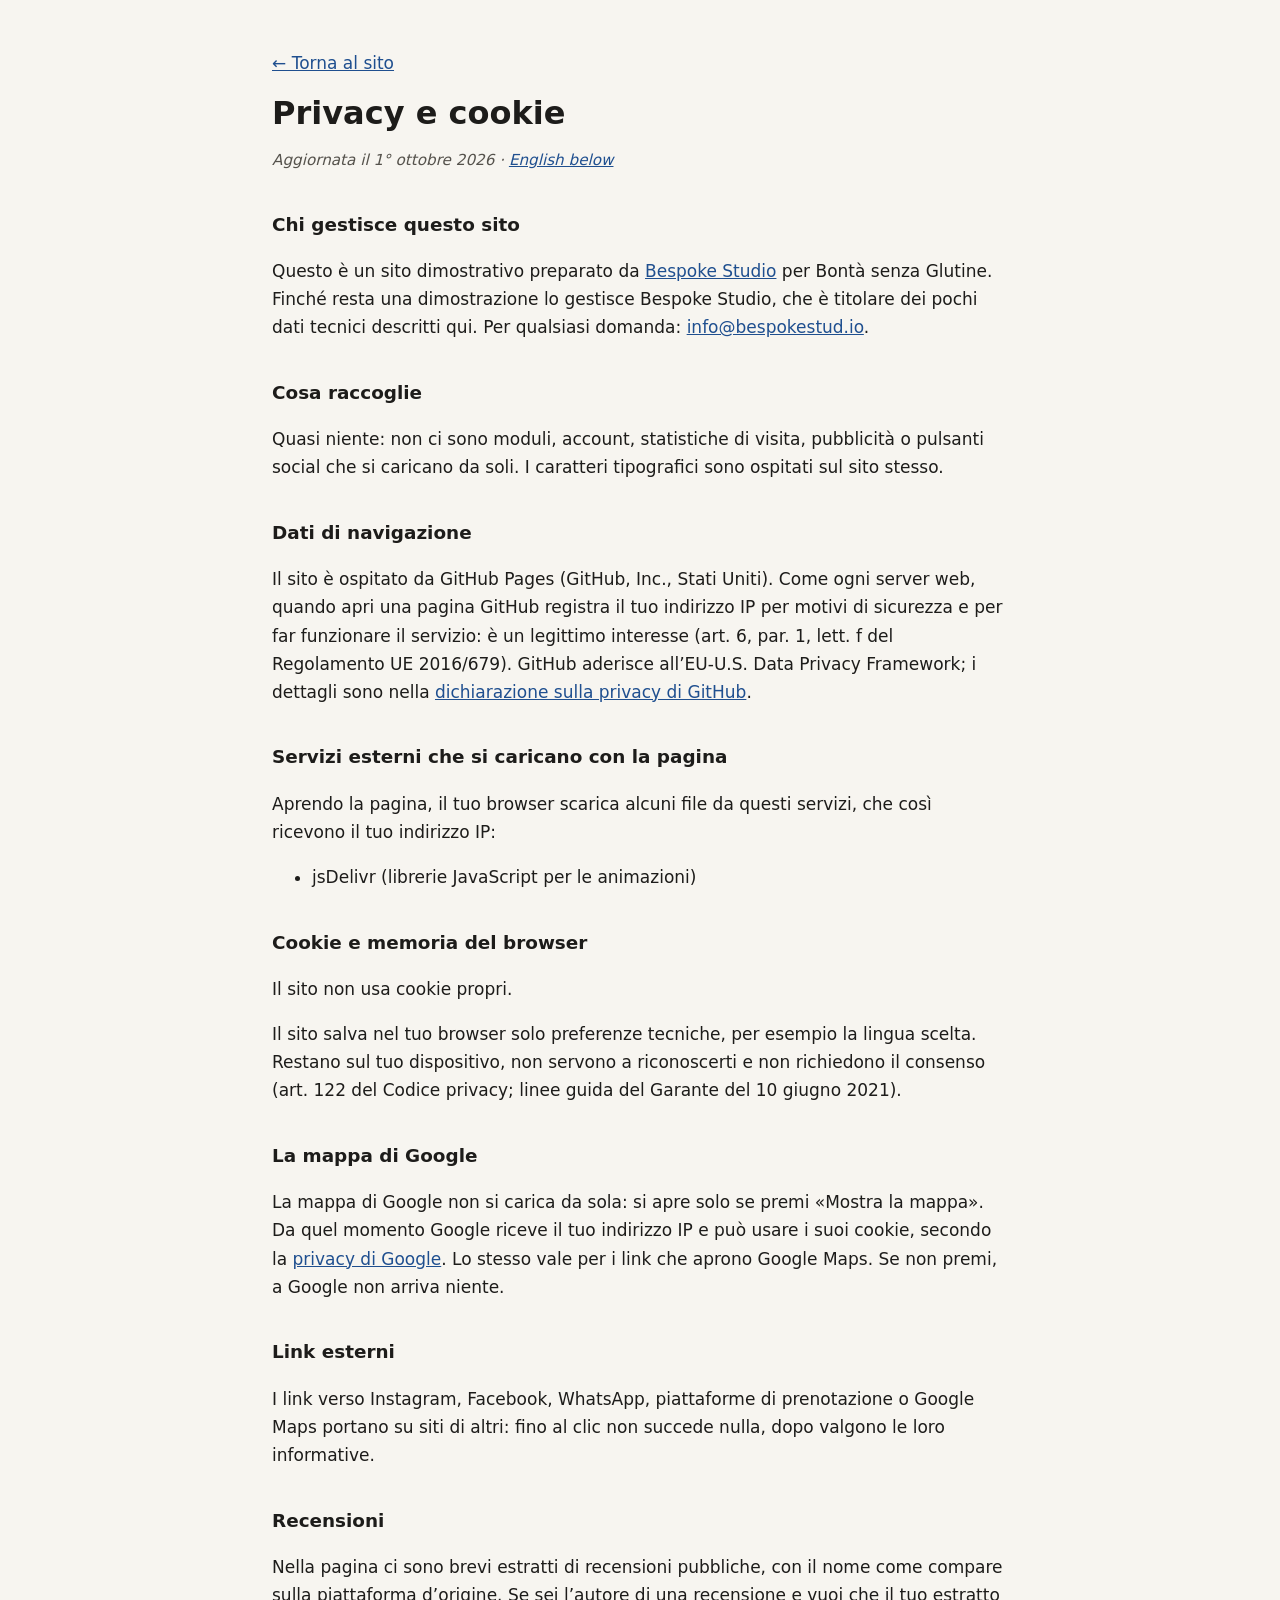
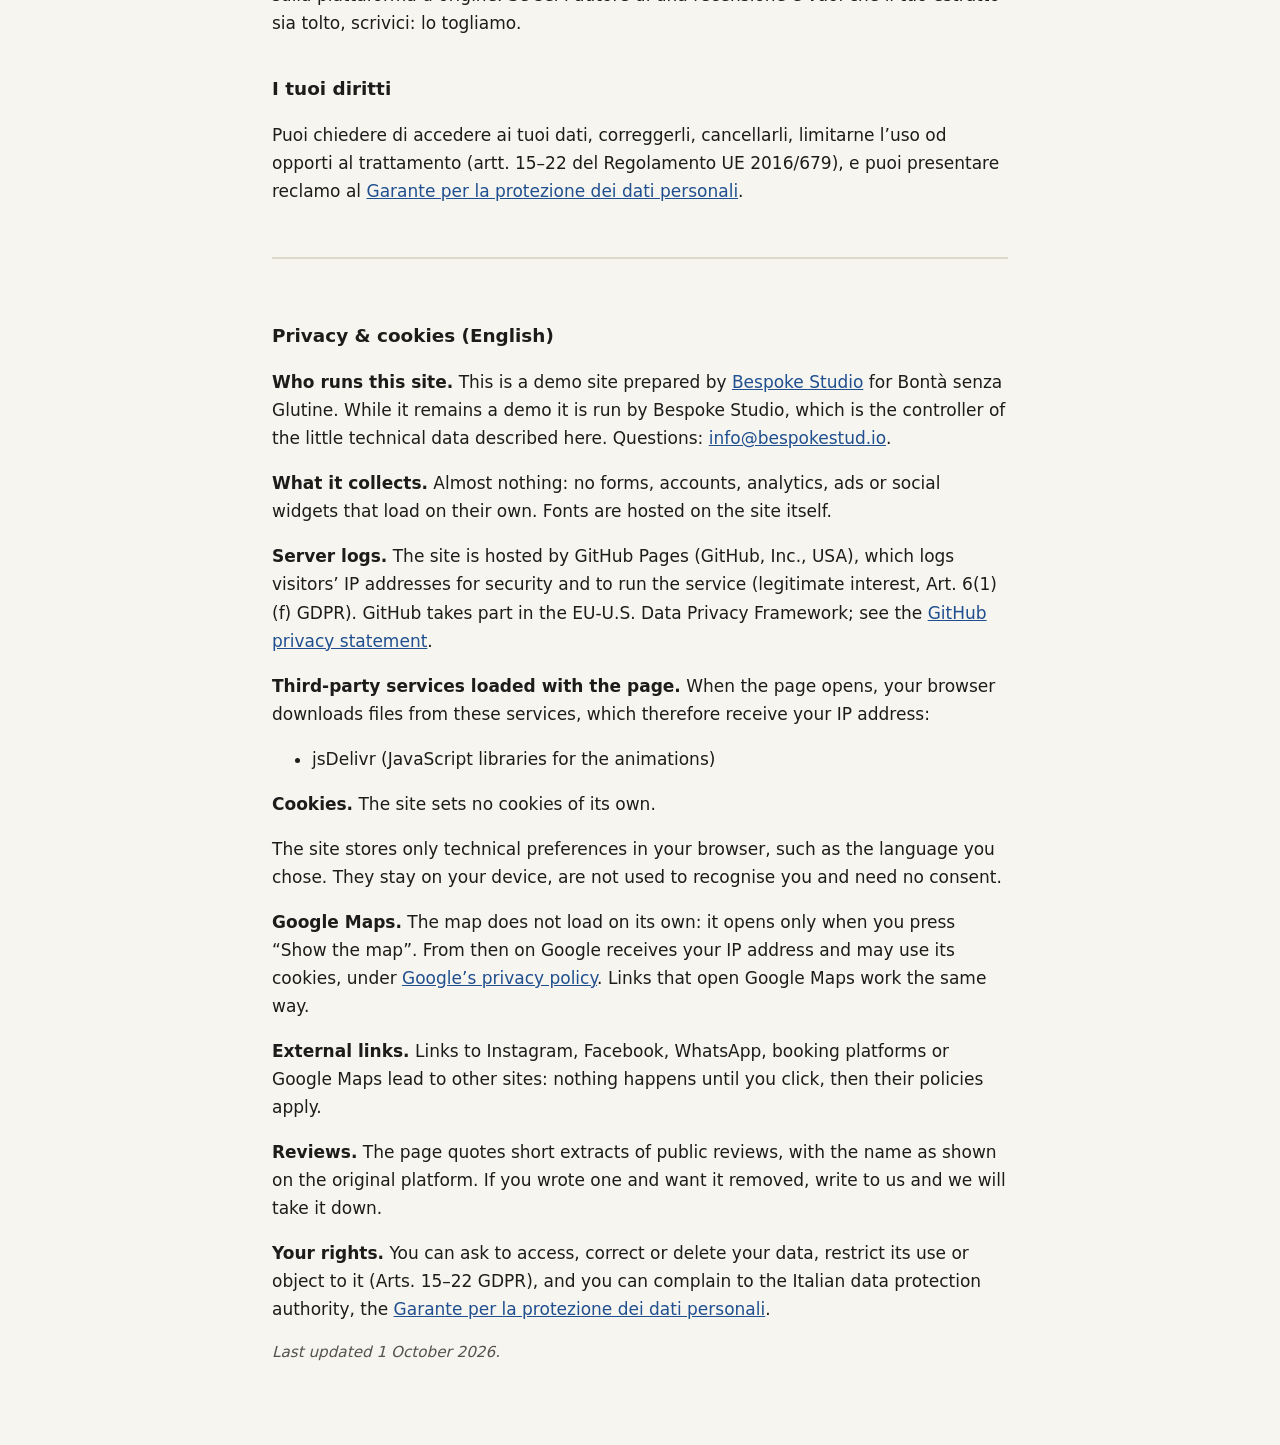
<file: privacy.html>
<!DOCTYPE html>
<html lang="it">
<head>
  <meta charset="UTF-8">
  <meta name="viewport" content="width=device-width, initial-scale=1.0">
  <meta name="robots" content="noindex">
  <title>Privacy e cookie · Bontà senza Glutine</title>
  <meta name="description" content="Informativa privacy e cookie del sito Bontà senza Glutine.">
  <style>
    body { margin: 0; background: #f7f5f0; color: #1d1c1a; font: 17px/1.65 system-ui, -apple-system, "Segoe UI", Roboto, sans-serif; }
    main { max-width: 46rem; margin: 0 auto; padding: 32px 20px 64px; }
    h1 { font-size: 2rem; line-height: 1.2; margin: 0.4em 0 0.2em; }
    h2 { font-size: 1.15rem; margin: 2em 0 0.4em; }
    a { color: #1f4f8f; }
    .data { color: #55524c; font-style: italic; font-size: 0.95rem; }
    .en { margin-top: 3em; padding-top: 1.5em; border-top: 2px solid #ddd8cc; }
    code { font-size: 0.9em; background: #ebe7dc; padding: 0 4px; border-radius: 3px; }
  </style>
</head>
<body>
<main>
  <p><a href="index.html">← Torna al sito</a></p>
  <h1>Privacy e cookie</h1>
  <p class="data">Aggiornata il 1° ottobre 2026 · <a href="#english" lang="en">English below</a></p>
  <h2>Chi gestisce questo sito</h2>
  <p>Questo è un sito dimostrativo preparato da <a href="https://bespokestud.io" rel="noopener">Bespoke Studio</a> per Bontà senza Glutine. Finché resta una dimostrazione lo gestisce Bespoke Studio, che è titolare dei pochi dati tecnici descritti qui. Per qualsiasi domanda: <a href="mailto:info@bespokestud.io">info@bespokestud.io</a>.</p>
  <h2>Cosa raccoglie</h2>
  <p>Quasi niente: non ci sono moduli, account, statistiche di visita, pubblicità o pulsanti social che si caricano da soli. I caratteri tipografici sono ospitati sul sito stesso.</p>
  <h2>Dati di navigazione</h2>
  <p>Il sito è ospitato da GitHub Pages (GitHub, Inc., Stati Uniti). Come ogni server web, quando apri una pagina GitHub registra il tuo indirizzo IP per motivi di sicurezza e per far funzionare il servizio: è un legittimo interesse (art. 6, par. 1, lett. f del Regolamento UE 2016/679). GitHub aderisce all’EU-U.S. Data Privacy Framework; i dettagli sono nella <a href="https://docs.github.com/site-policy/privacy-policies/github-general-privacy-statement" rel="noopener">dichiarazione sulla privacy di GitHub</a>.</p>
  <h2>Servizi esterni che si caricano con la pagina</h2>
  <p>Aprendo la pagina, il tuo browser scarica alcuni file da questi servizi, che così ricevono il tuo indirizzo IP:</p>
  <ul><li>jsDelivr (librerie JavaScript per le animazioni)</li></ul>
  <h2>Cookie e memoria del browser</h2>
  <p>Il sito non usa cookie propri.</p>
  <p>Il sito salva nel tuo browser solo preferenze tecniche, per esempio la lingua scelta. Restano sul tuo dispositivo, non servono a riconoscerti e non richiedono il consenso (art. 122 del Codice privacy; linee guida del Garante del 10 giugno 2021).</p>
  <h2>La mappa di Google</h2>
  <p>La mappa di Google non si carica da sola: si apre solo se premi «Mostra la mappa». Da quel momento Google riceve il tuo indirizzo IP e può usare i suoi cookie, secondo la <a href="https://policies.google.com/privacy?hl=it" rel="noopener">privacy di Google</a>. Lo stesso vale per i link che aprono Google Maps. Se non premi, a Google non arriva niente.</p>
  <h2>Link esterni</h2>
  <p>I link verso Instagram, Facebook, WhatsApp, piattaforme di prenotazione o Google Maps portano su siti di altri: fino al clic non succede nulla, dopo valgono le loro informative.</p>
  <h2>Recensioni</h2>
  <p>Nella pagina ci sono brevi estratti di recensioni pubbliche, con il nome come compare sulla piattaforma d’origine. Se sei l’autore di una recensione e vuoi che il tuo estratto sia tolto, scrivici: lo togliamo.</p>
  <h2>I tuoi diritti</h2>
  <p>Puoi chiedere di accedere ai tuoi dati, correggerli, cancellarli, limitarne l’uso od opporti al trattamento (artt. 15–22 del Regolamento UE 2016/679), e puoi presentare reclamo al <a href="https://www.garanteprivacy.it" rel="noopener">Garante per la protezione dei dati personali</a>.</p>
  <div class="en" id="english" lang="en">
    <h2>Privacy &amp; cookies (English)</h2>
    <p><strong>Who runs this site.</strong> This is a demo site prepared by <a href="https://bespokestud.io" rel="noopener">Bespoke Studio</a> for Bontà senza Glutine. While it remains a demo it is run by Bespoke Studio, which is the controller of the little technical data described here. Questions: <a href="mailto:info@bespokestud.io">info@bespokestud.io</a>.</p>
    <p><strong>What it collects.</strong> Almost nothing: no forms, accounts, analytics, ads or social widgets that load on their own. Fonts are hosted on the site itself.</p>
    <p><strong>Server logs.</strong> The site is hosted by GitHub Pages (GitHub, Inc., USA), which logs visitors’ IP addresses for security and to run the service (legitimate interest, Art. 6(1)(f) GDPR). GitHub takes part in the EU-U.S. Data Privacy Framework; see the <a href="https://docs.github.com/site-policy/privacy-policies/github-general-privacy-statement" rel="noopener">GitHub privacy statement</a>.</p>
    <p><strong>Third-party services loaded with the page.</strong> When the page opens, your browser downloads files from these services, which therefore receive your IP address:</p><ul><li>jsDelivr (JavaScript libraries for the animations)</li></ul>
    <p><strong>Cookies.</strong> The site sets no cookies of its own.</p>
    <p>The site stores only technical preferences in your browser, such as the language you chose. They stay on your device, are not used to recognise you and need no consent.</p>
    <p><strong>Google Maps.</strong> The map does not load on its own: it opens only when you press “Show the map”. From then on Google receives your IP address and may use its cookies, under <a href="https://policies.google.com/privacy?hl=en" rel="noopener">Google’s privacy policy</a>. Links that open Google Maps work the same way.</p>
    <p><strong>External links.</strong> Links to Instagram, Facebook, WhatsApp, booking platforms or Google Maps lead to other sites: nothing happens until you click, then their policies apply.</p>
    <p><strong>Reviews.</strong> The page quotes short extracts of public reviews, with the name as shown on the original platform. If you wrote one and want it removed, write to us and we will take it down.</p>
    <p><strong>Your rights.</strong> You can ask to access, correct or delete your data, restrict its use or object to it (Arts. 15–22 GDPR), and you can complain to the Italian data protection authority, the <a href="https://www.garanteprivacy.it" rel="noopener">Garante per la protezione dei dati personali</a>.</p>
    <p class="data">Last updated 1 October 2026.</p>
  </div>
</main>
</body>
</html>
</file>
